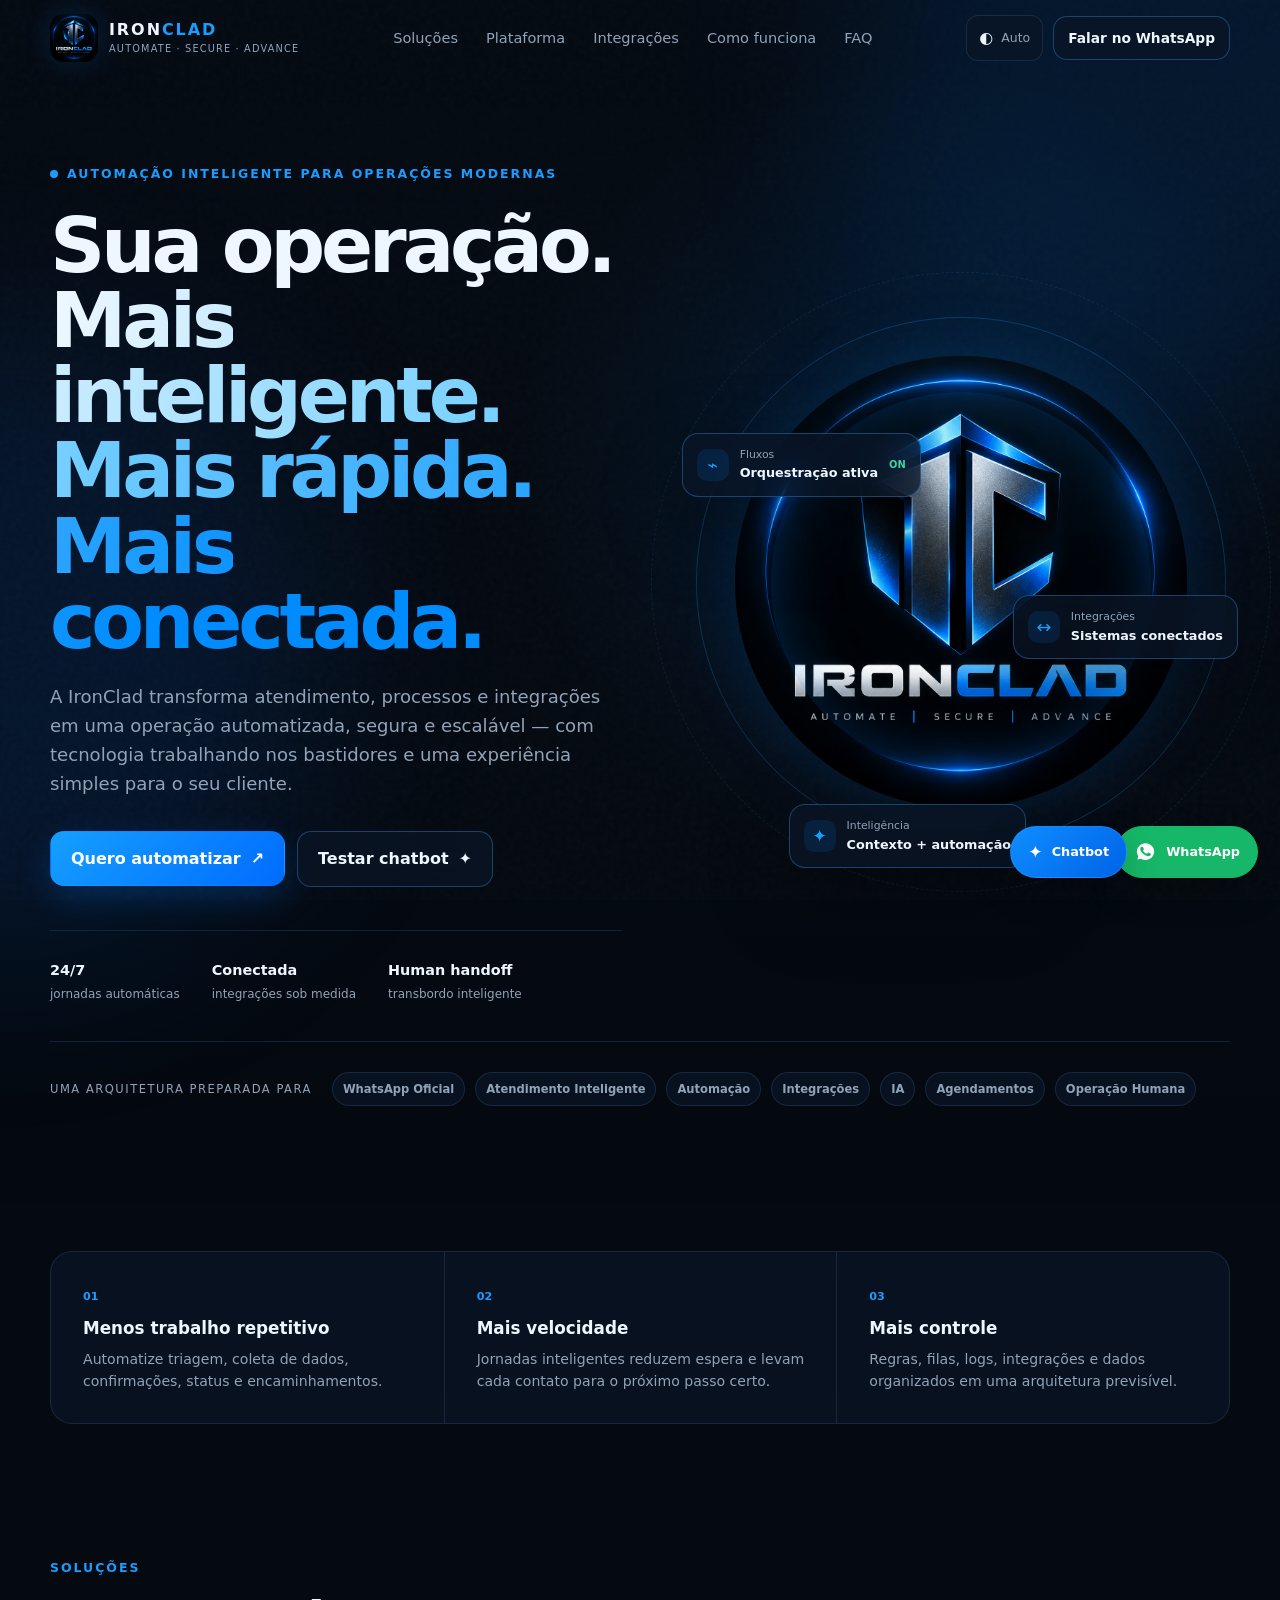
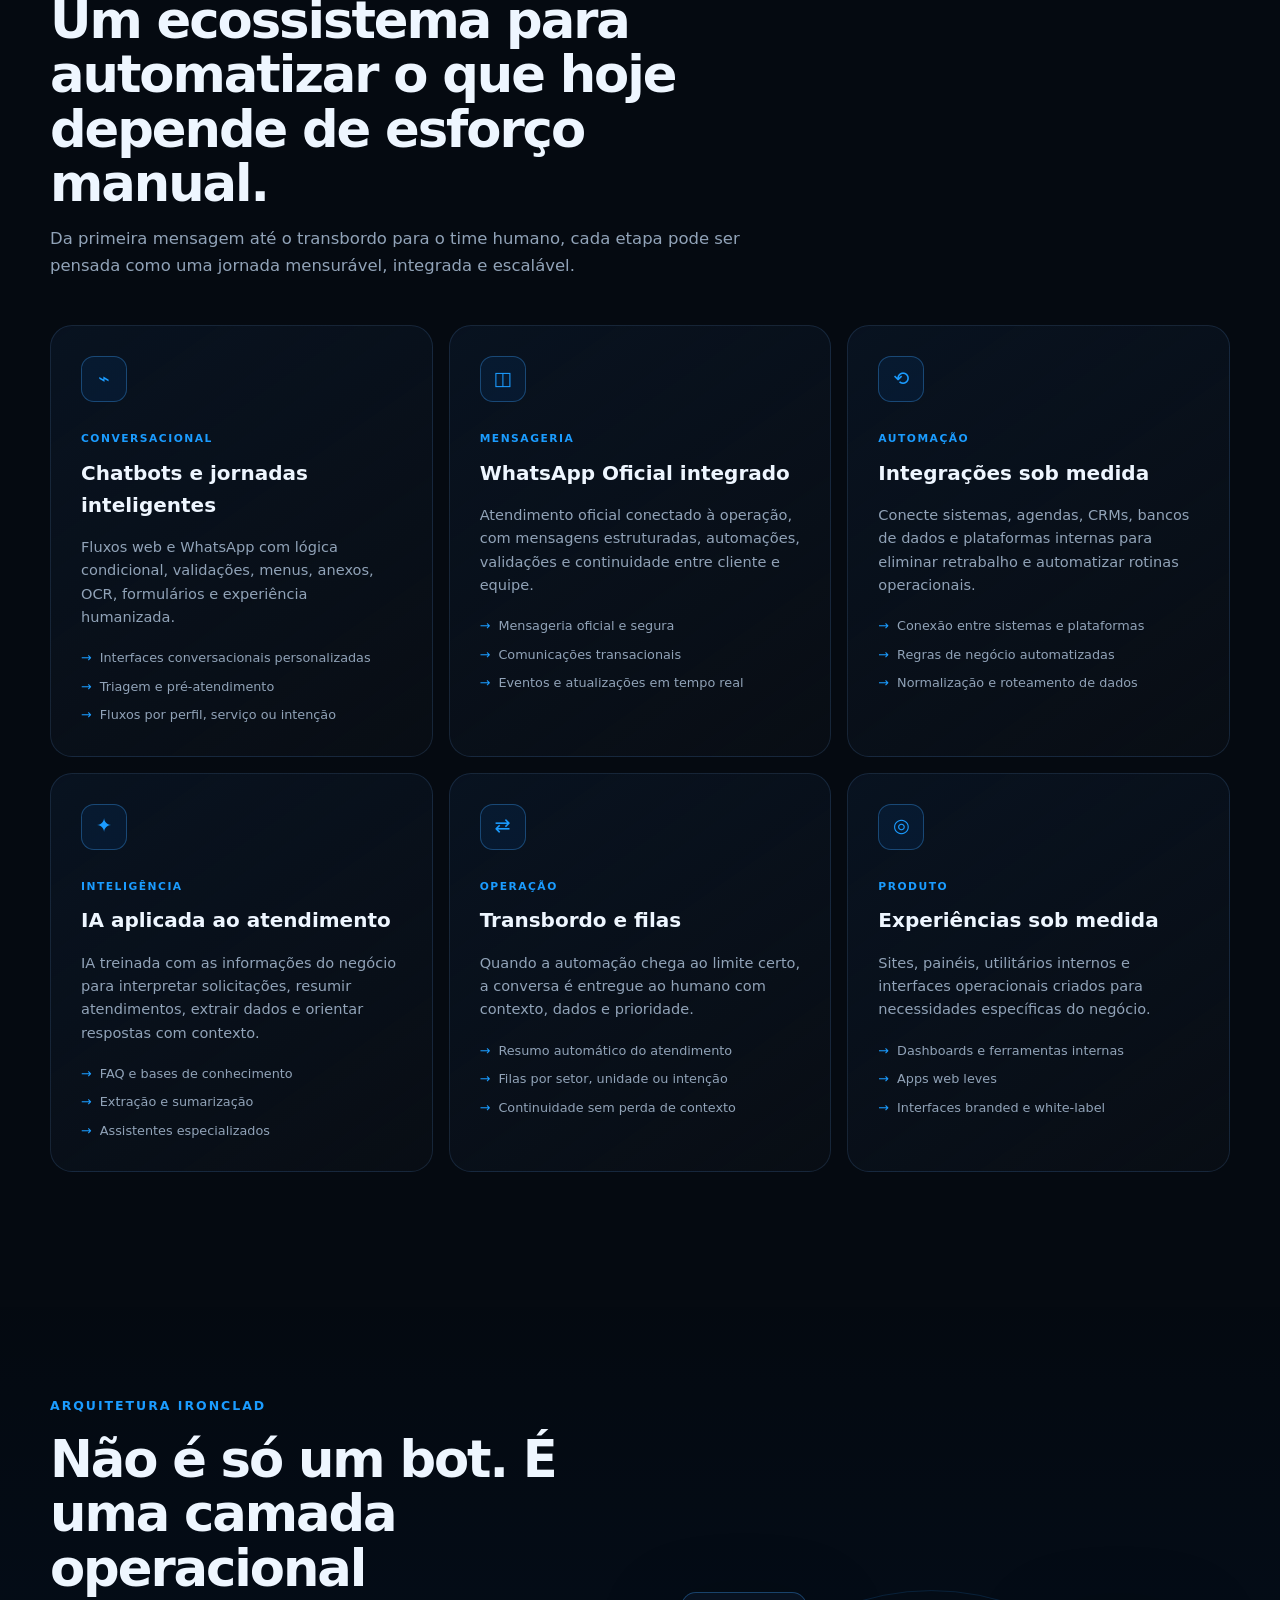
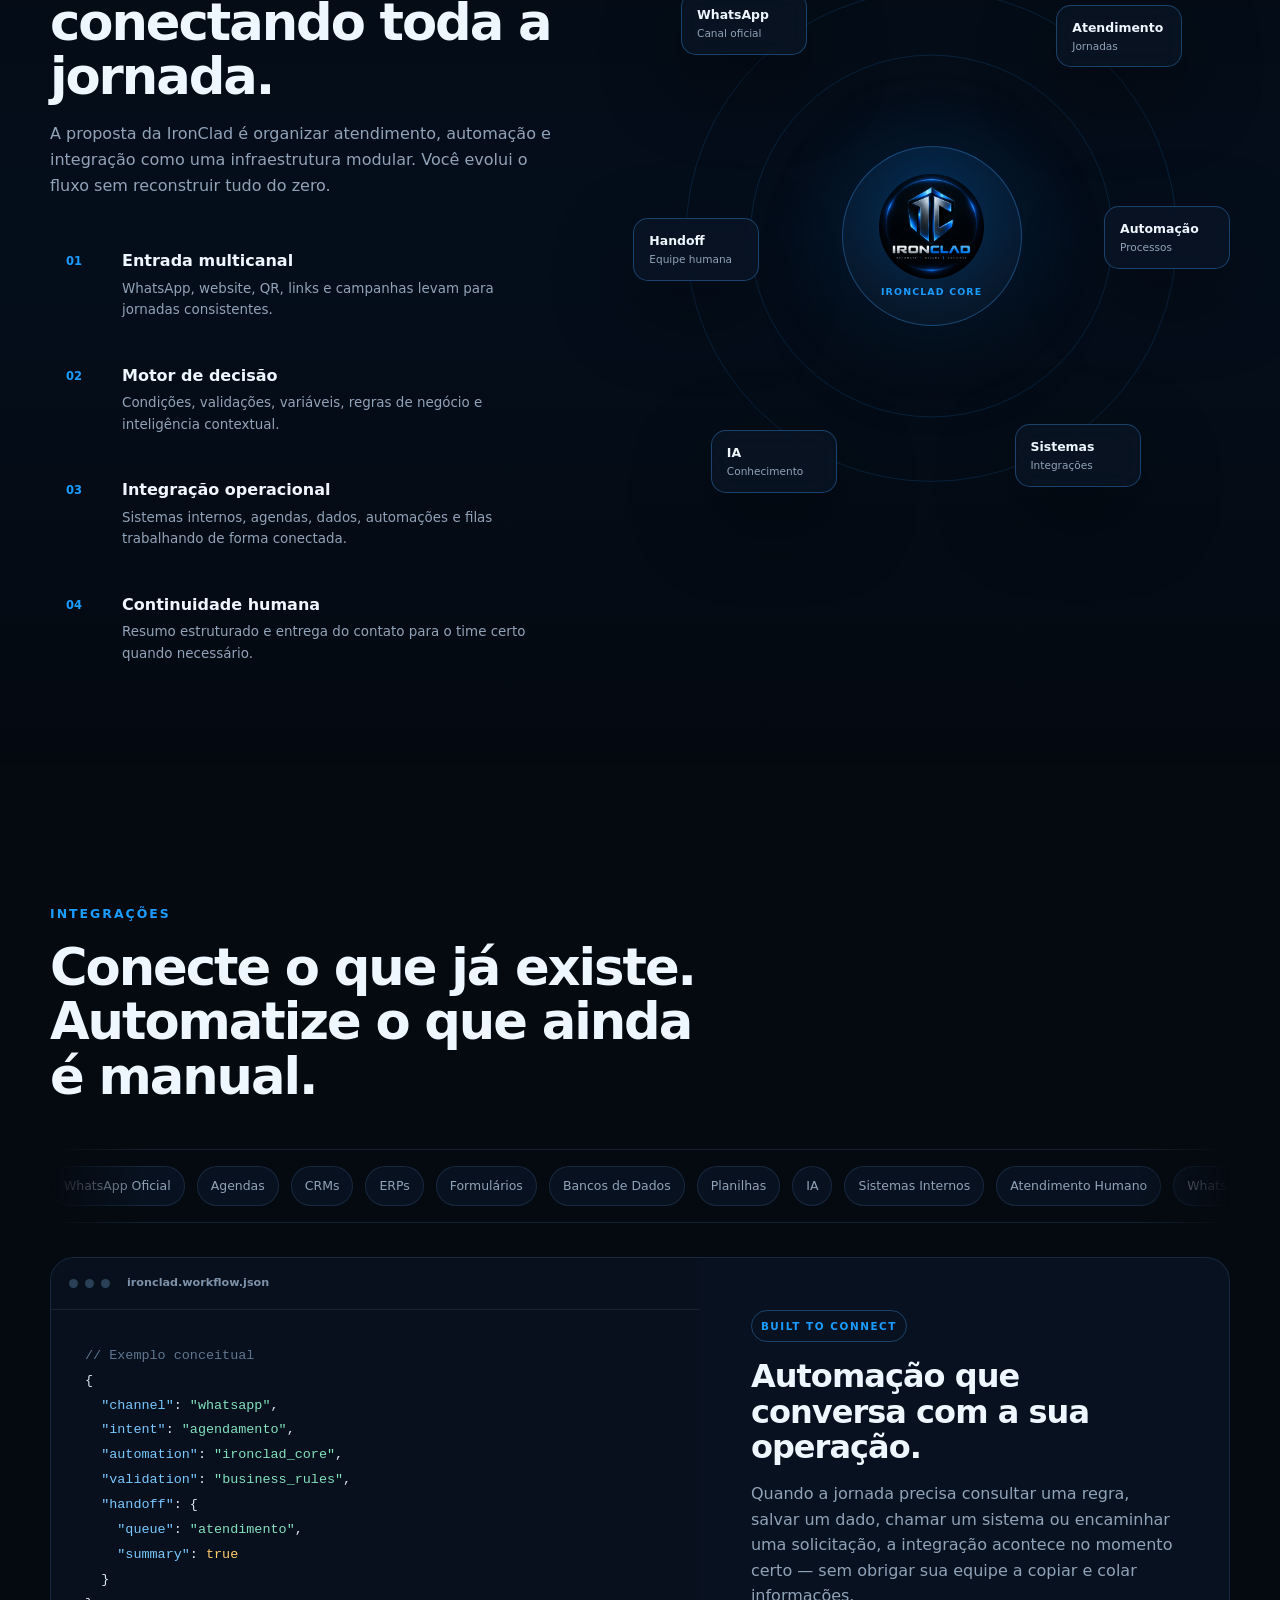
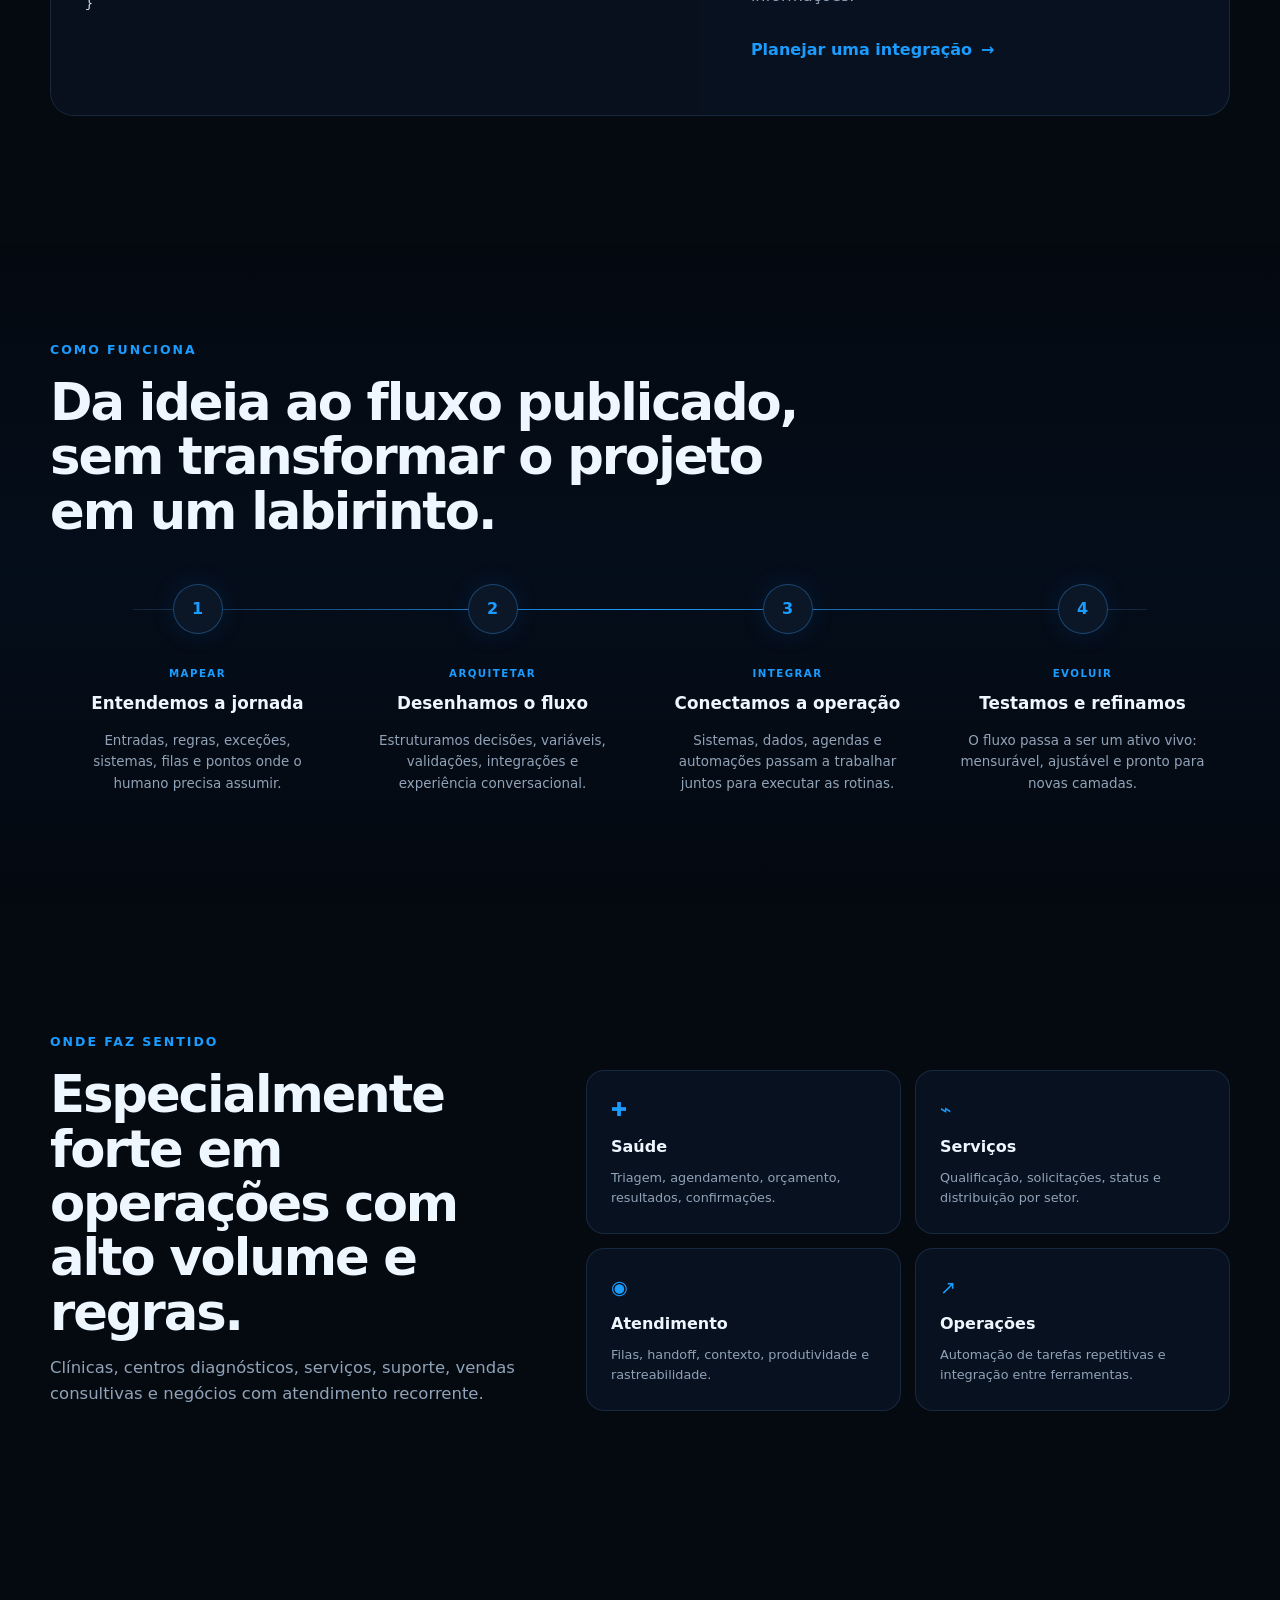
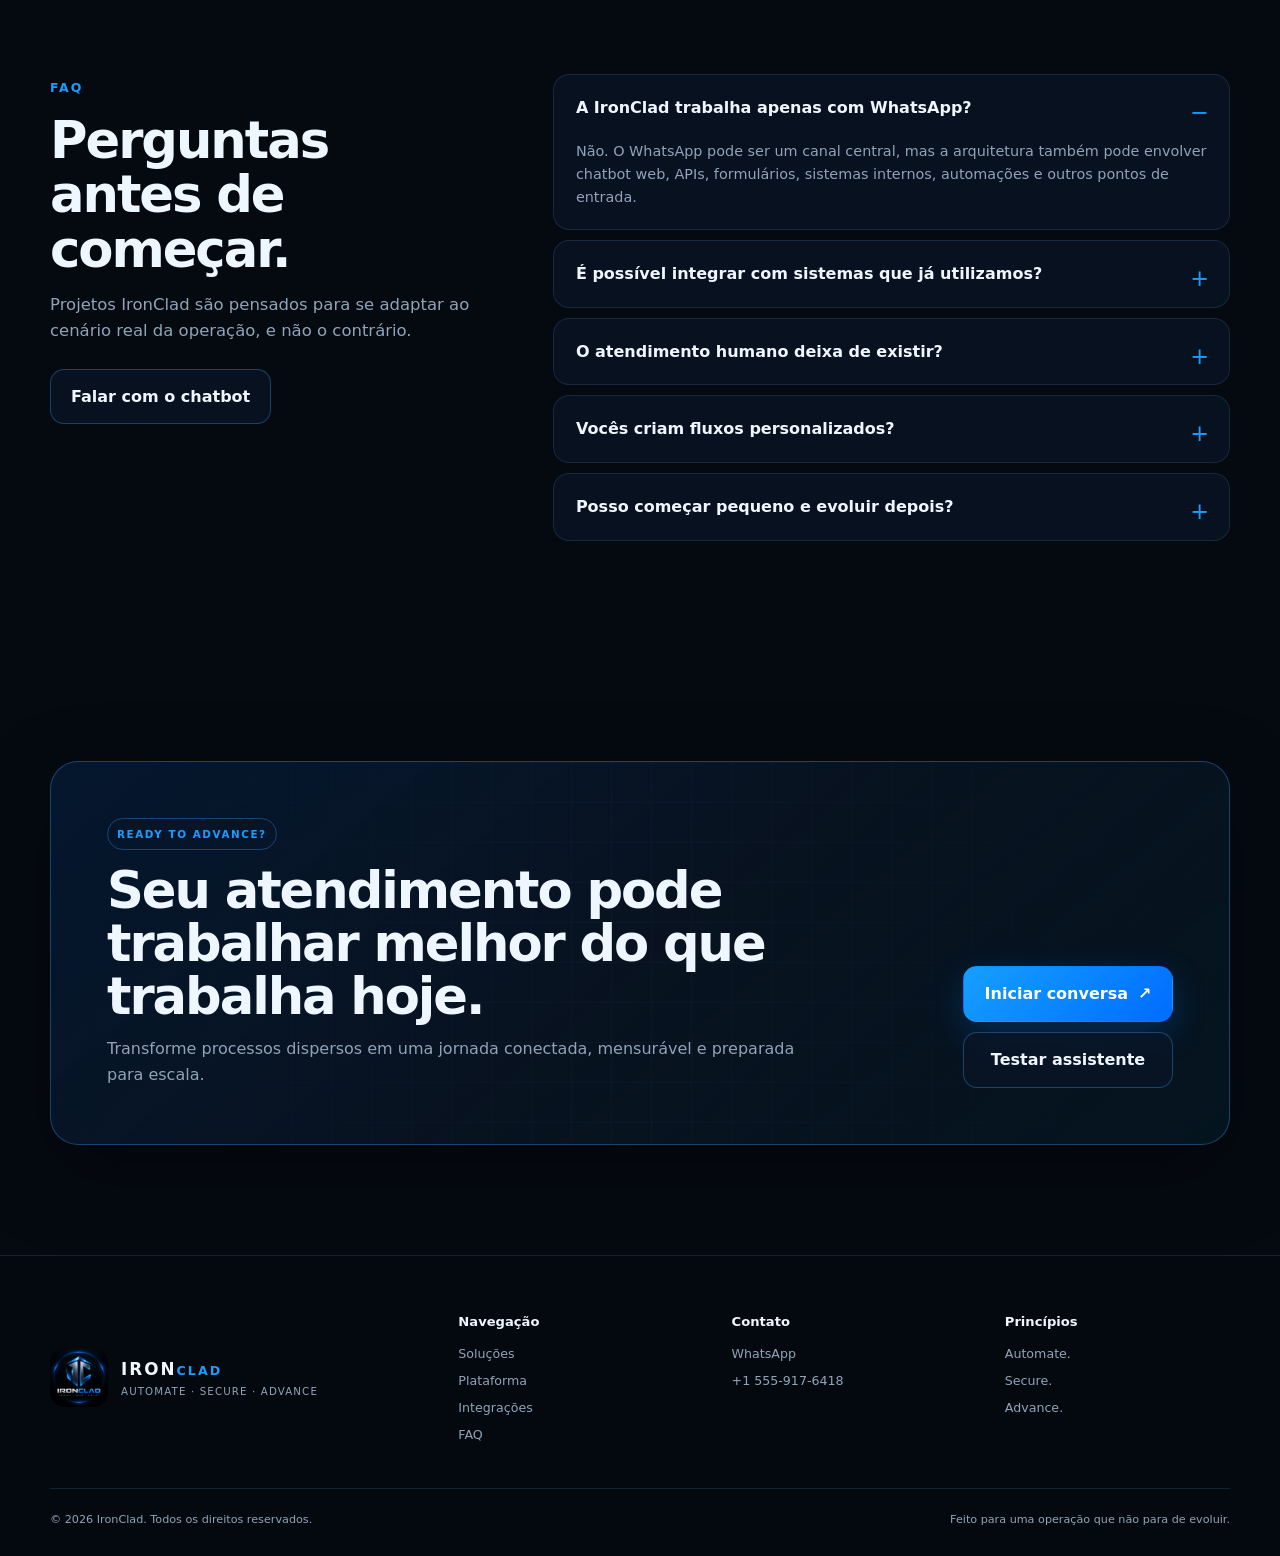
<file: index.html>
<!doctype html>
<html lang="pt-BR" data-theme="dark" data-theme-mode="auto">
<head>
  <meta charset="utf-8" />
  <meta name="viewport" content="width=device-width, initial-scale=1, viewport-fit=cover" />
  <meta name="theme-color" content="#07111f" />
  <meta name="description" content="IronClad — automação conversacional, WhatsApp, chatbots, integrações e jornadas inteligentes para operações que precisam escalar com segurança." />
  <meta name="robots" content="index,follow" />
  <meta property="og:type" content="website" />
  <meta property="og:title" content="IronClad — Automate. Secure. Advance." />
  <meta property="og:description" content="Tecnologia para automatizar, conectar e escalar atendimentos com inteligência." />
  <meta property="og:image" content="assets/logo-ironclad.png" />
  <link rel="icon" href="assets/favicon-32.png" sizes="32x32" />
  <link rel="apple-touch-icon" href="assets/icon-192.png" />
  <link rel="manifest" href="site.webmanifest" />
  <title>IronClad — Automate. Secure. Advance.</title>
  <link rel="stylesheet" href="styles.css" />
</head>
<body>
  <div class="scroll-progress" aria-hidden="true"><span id="scrollProgress"></span></div>
  <div class="noise" aria-hidden="true"></div>
  <div class="ambient ambient-a" aria-hidden="true"></div>
  <div class="ambient ambient-b" aria-hidden="true"></div>

  <header class="site-header" id="top">
    <div class="container nav-wrap">
      <a class="brand" href="#top" aria-label="IronClad - início">
        <img src="assets/logo-ironclad.png" alt="IronClad" />
        <div class="brand-copy">
          <strong>IRON<span>CLAD</span></strong>
          <small>Automate · Secure · Advance</small>
        </div>
      </a>

      <nav class="nav-links" id="mainNav" aria-label="Navegação principal">
        <a href="#solucoes">Soluções</a>
        <a href="#plataforma">Plataforma</a>
        <a href="#integracoes">Integrações</a>
        <a href="#processo">Como funciona</a>
        <a href="#faq">FAQ</a>
      </nav>

      <div class="nav-actions">
        <div class="theme-control" aria-label="Controle de tema">
          <button class="theme-trigger" id="themeTrigger" type="button" aria-haspopup="menu" aria-expanded="false" title="Alterar tema">
            <span id="themeIcon">◐</span><span class="theme-label" id="themeLabel">Auto</span>
          </button>
          <div class="theme-menu" id="themeMenu" role="menu">
            <button type="button" role="menuitem" data-theme-choice="auto">◐ Automático</button>
            <button type="button" role="menuitem" data-theme-choice="light">☀ Claro</button>
            <button type="button" role="menuitem" data-theme-choice="dark">☾ Escuro</button>
          </div>
        </div>
        <a class="btn btn-sm btn-ghost desktop-only" href="https://wa.me/15559176418?text=Ol%C3%A1%21%20Quero%20conhecer%20as%20solu%C3%A7%C3%B5es%20da%20IronClad." target="_blank" rel="noopener">Falar no WhatsApp</a>
        <button class="menu-toggle" id="menuToggle" type="button" aria-controls="mainNav" aria-expanded="false" aria-label="Abrir menu"><span></span><span></span><span></span></button>
      </div>
    </div>
  </header>

  <main>
    <section class="hero section-pad">
      <div class="container hero-grid">
        <div class="hero-copy reveal">
          <div class="eyebrow"><span class="pulse-dot"></span> Automação inteligente para operações modernas</div>
          <h1>Sua operação. <span class="gradient-text">Mais inteligente. Mais rápida. Mais conectada.</span></h1>
          <p class="hero-lead">A IronClad transforma atendimento, processos e integrações em uma operação automatizada, segura e escalável — com tecnologia trabalhando nos bastidores e uma experiência simples para o seu cliente.</p>
          <div class="hero-actions">
            <a class="btn btn-primary" href="https://wa.me/15559176418?text=Ol%C3%A1%21%20Quero%20entender%20como%20a%20IronClad%20pode%20automatizar%20minha%20opera%C3%A7%C3%A3o." target="_blank" rel="noopener">Quero automatizar <span>↗</span></a>
            <button class="btn btn-ghost" type="button" data-open-chatbot>Testar chatbot <span>✦</span></button>
          </div>
          <div class="hero-proof" aria-label="Diferenciais">
            <div><b>24/7</b><span>jornadas automáticas</span></div>
            <div><b>Conectada</b><span>integrações sob medida</span></div>
            <div><b>Human handoff</b><span>transbordo inteligente</span></div>
          </div>
        </div>

        <div class="hero-visual reveal delay-1" aria-label="Painel ilustrativo da IronClad">
          <div class="orbital-ring ring-1"></div>
          <div class="orbital-ring ring-2"></div>
          <div class="hero-logo-shell">
            <img src="assets/logo-ironclad.png" alt="Logo IronClad" />
          </div>
          <div class="float-card card-flow">
            <span class="mini-icon">⌁</span>
            <div><small>Fluxos</small><strong>Orquestração ativa</strong></div>
            <i class="status-ok">ON</i>
          </div>
          <div class="float-card card-api">
            <span class="mini-icon">↔</span>
            <div><small>Integrações</small><strong>Sistemas conectados</strong></div>
          </div>
          <div class="float-card card-ai">
            <span class="mini-icon">✦</span>
            <div><small>Inteligência</small><strong>Contexto + automação</strong></div>
          </div>
        </div>
      </div>

      <div class="container trust-strip reveal delay-2">
        <span>Uma arquitetura preparada para</span>
        <div class="logo-pills" aria-label="Capacidades IronClad">
          <b>WhatsApp Oficial</b><b>Atendimento Inteligente</b><b>Automação</b><b>Integrações</b><b>IA</b><b>Agendamentos</b><b>Operação Humana</b>
        </div>
      </div>
    </section>

    <section class="metrics-section" aria-label="Resultados e benefícios">
      <div class="container metric-grid reveal">
        <article><span>01</span><h3>Menos trabalho repetitivo</h3><p>Automatize triagem, coleta de dados, confirmações, status e encaminhamentos.</p></article>
        <article><span>02</span><h3>Mais velocidade</h3><p>Jornadas inteligentes reduzem espera e levam cada contato para o próximo passo certo.</p></article>
        <article><span>03</span><h3>Mais controle</h3><p>Regras, filas, logs, integrações e dados organizados em uma arquitetura previsível.</p></article>
      </div>
    </section>

    <section class="section-pad" id="solucoes">
      <div class="container">
        <div class="section-heading reveal">
          <div class="eyebrow">Soluções</div>
          <h2>Um ecossistema para automatizar o que hoje depende de esforço manual.</h2>
          <p>Da primeira mensagem até o transbordo para o time humano, cada etapa pode ser pensada como uma jornada mensurável, integrada e escalável.</p>
        </div>

        <div class="solutions-grid">
          <article class="solution-card reveal">
            <div class="icon-box">⌁</div><span class="card-kicker">Conversacional</span>
            <h3>Chatbots e jornadas inteligentes</h3>
            <p>Fluxos web e WhatsApp com lógica condicional, validações, menus, anexos, OCR, formulários e experiência humanizada.</p>
            <ul><li>Interfaces conversacionais personalizadas</li><li>Triagem e pré-atendimento</li><li>Fluxos por perfil, serviço ou intenção</li></ul>
          </article>
          <article class="solution-card reveal delay-1">
            <div class="icon-box">◫</div><span class="card-kicker">Mensageria</span>
            <h3>WhatsApp Oficial integrado</h3>
            <p>Atendimento oficial conectado à operação, com mensagens estruturadas, automações, validações e continuidade entre cliente e equipe.</p>
            <ul><li>Mensageria oficial e segura</li><li>Comunicações transacionais</li><li>Eventos e atualizações em tempo real</li></ul>
          </article>
          <article class="solution-card reveal delay-2">
            <div class="icon-box">⟲</div><span class="card-kicker">Automação</span>
            <h3>Integrações sob medida</h3>
            <p>Conecte sistemas, agendas, CRMs, bancos de dados e plataformas internas para eliminar retrabalho e automatizar rotinas operacionais.</p>
            <ul><li>Conexão entre sistemas e plataformas</li><li>Regras de negócio automatizadas</li><li>Normalização e roteamento de dados</li></ul>
          </article>
          <article class="solution-card reveal">
            <div class="icon-box">✦</div><span class="card-kicker">Inteligência</span>
            <h3>IA aplicada ao atendimento</h3>
            <p>IA treinada com as informações do negócio para interpretar solicitações, resumir atendimentos, extrair dados e orientar respostas com contexto.</p>
            <ul><li>FAQ e bases de conhecimento</li><li>Extração e sumarização</li><li>Assistentes especializados</li></ul>
          </article>
          <article class="solution-card reveal delay-1">
            <div class="icon-box">⇄</div><span class="card-kicker">Operação</span>
            <h3>Transbordo e filas</h3>
            <p>Quando a automação chega ao limite certo, a conversa é entregue ao humano com contexto, dados e prioridade.</p>
            <ul><li>Resumo automático do atendimento</li><li>Filas por setor, unidade ou intenção</li><li>Continuidade sem perda de contexto</li></ul>
          </article>
          <article class="solution-card reveal delay-2">
            <div class="icon-box">◎</div><span class="card-kicker">Produto</span>
            <h3>Experiências sob medida</h3>
            <p>Sites, painéis, utilitários internos e interfaces operacionais criados para necessidades específicas do negócio.</p>
            <ul><li>Dashboards e ferramentas internas</li><li>Apps web leves</li><li>Interfaces branded e white-label</li></ul>
          </article>
        </div>
      </div>
    </section>

    <section class="platform-section section-pad" id="plataforma">
      <div class="container platform-grid">
        <div class="platform-copy reveal">
          <div class="eyebrow">Arquitetura IronClad</div>
          <h2>Não é só um bot. É uma camada operacional conectando toda a jornada.</h2>
          <p>A proposta da IronClad é organizar atendimento, automação e integração como uma infraestrutura modular. Você evolui o fluxo sem reconstruir tudo do zero.</p>
          <div class="feature-list">
            <div><span>01</span><section><h4>Entrada multicanal</h4><p>WhatsApp, website, QR, links e campanhas levam para jornadas consistentes.</p></section></div>
            <div><span>02</span><section><h4>Motor de decisão</h4><p>Condições, validações, variáveis, regras de negócio e inteligência contextual.</p></section></div>
            <div><span>03</span><section><h4>Integração operacional</h4><p>Sistemas internos, agendas, dados, automações e filas trabalhando de forma conectada.</p></section></div>
            <div><span>04</span><section><h4>Continuidade humana</h4><p>Resumo estruturado e entrega do contato para o time certo quando necessário.</p></section></div>
          </div>
        </div>

        <div class="system-map reveal delay-1" aria-label="Mapa visual da arquitetura IronClad">
          <div class="sys-glow"></div>
          <div class="sys-node node-core"><img src="assets/logo-ironclad.png" alt="" /><span>IRONCLAD CORE</span></div>
          <div class="sys-node node-a"><b>WhatsApp</b><small>Canal oficial</small></div>
          <div class="sys-node node-b"><b>Atendimento</b><small>Jornadas</small></div>
          <div class="sys-node node-c"><b>Automação</b><small>Processos</small></div>
          <div class="sys-node node-d"><b>Sistemas</b><small>Integrações</small></div>
          <div class="sys-node node-e"><b>IA</b><small>Conhecimento</small></div>
          <div class="sys-node node-f"><b>Handoff</b><small>Equipe humana</small></div>
          <svg viewBox="0 0 620 620" role="img" aria-hidden="true"><circle cx="310" cy="310" r="188"></circle><circle cx="310" cy="310" r="255"></circle></svg>
        </div>
      </div>
    </section>

    <section class="section-pad" id="integracoes">
      <div class="container">
        <div class="section-heading compact reveal"><div class="eyebrow">Integrações</div><h2>Conecte o que já existe. Automatize o que ainda é manual.</h2></div>
        <div class="integration-marquee reveal" aria-label="Integrações principais">
          <div class="marquee-track">
            <span>WhatsApp Oficial</span><span>Agendas</span><span>CRMs</span><span>ERPs</span><span>Formulários</span><span>Bancos de Dados</span><span>Planilhas</span><span>IA</span><span>Sistemas Internos</span><span>Atendimento Humano</span>
            <span>WhatsApp Oficial</span><span>Agendas</span><span>CRMs</span><span>ERPs</span><span>Formulários</span><span>Bancos de Dados</span><span>Planilhas</span><span>IA</span><span>Sistemas Internos</span><span>Atendimento Humano</span>
          </div>
        </div>

        <div class="integration-panel reveal delay-1">
          <div class="code-window">
            <div class="code-top"><span></span><span></span><span></span><b>ironclad.workflow.json</b></div>
            <pre><code><span class="code-dim">// Exemplo conceitual</span>
{
  <span class="code-key">"channel"</span>: <span class="code-str">"whatsapp"</span>,
  <span class="code-key">"intent"</span>: <span class="code-str">"agendamento"</span>,
  <span class="code-key">"automation"</span>: <span class="code-str">"ironclad_core"</span>,
  <span class="code-key">"validation"</span>: <span class="code-str">"business_rules"</span>,
  <span class="code-key">"handoff"</span>: {
    <span class="code-key">"queue"</span>: <span class="code-str">"atendimento"</span>,
    <span class="code-key">"summary"</span>: <span class="code-bool">true</span>
  }
}</code></pre>
          </div>
          <div class="integration-copy">
            <span class="panel-chip">Built to connect</span>
            <h3>Automação que conversa com a sua operação.</h3>
            <p>Quando a jornada precisa consultar uma regra, salvar um dado, chamar um sistema ou encaminhar uma solicitação, a integração acontece no momento certo — sem obrigar sua equipe a copiar e colar informações.</p>
            <a href="https://wa.me/15559176418?text=Quero%20integrar%20meus%20sistemas%20com%20a%20IronClad." target="_blank" rel="noopener">Planejar uma integração <span>→</span></a>
          </div>
        </div>
      </div>
    </section>

    <section class="section-pad process-section" id="processo">
      <div class="container">
        <div class="section-heading reveal"><div class="eyebrow">Como funciona</div><h2>Da ideia ao fluxo publicado, sem transformar o projeto em um labirinto.</h2></div>
        <div class="timeline reveal delay-1">
          <article><span>1</span><div><small>MAPEAR</small><h3>Entendemos a jornada</h3><p>Entradas, regras, exceções, sistemas, filas e pontos onde o humano precisa assumir.</p></div></article>
          <article><span>2</span><div><small>ARQUITETAR</small><h3>Desenhamos o fluxo</h3><p>Estruturamos decisões, variáveis, validações, integrações e experiência conversacional.</p></div></article>
          <article><span>3</span><div><small>INTEGRAR</small><h3>Conectamos a operação</h3><p>Sistemas, dados, agendas e automações passam a trabalhar juntos para executar as rotinas.</p></div></article>
          <article><span>4</span><div><small>EVOLUIR</small><h3>Testamos e refinamos</h3><p>O fluxo passa a ser um ativo vivo: mensurável, ajustável e pronto para novas camadas.</p></div></article>
        </div>
      </div>
    </section>

    <section class="section-pad industries-section">
      <div class="container industries-grid">
        <div class="section-heading compact reveal"><div class="eyebrow">Onde faz sentido</div><h2>Especialmente forte em operações com alto volume e regras.</h2><p>Clínicas, centros diagnósticos, serviços, suporte, vendas consultivas e negócios com atendimento recorrente.</p></div>
        <div class="industry-cards reveal delay-1">
          <div><span>✚</span><b>Saúde</b><small>Triagem, agendamento, orçamento, resultados, confirmações.</small></div>
          <div><span>⌁</span><b>Serviços</b><small>Qualificação, solicitações, status e distribuição por setor.</small></div>
          <div><span>◉</span><b>Atendimento</b><small>Filas, handoff, contexto, produtividade e rastreabilidade.</small></div>
          <div><span>↗</span><b>Operações</b><small>Automação de tarefas repetitivas e integração entre ferramentas.</small></div>
        </div>
      </div>
    </section>

    <section class="section-pad" id="faq">
      <div class="container faq-grid">
        <div class="section-heading compact reveal"><div class="eyebrow">FAQ</div><h2>Perguntas antes de começar.</h2><p>Projetos IronClad são pensados para se adaptar ao cenário real da operação, e não o contrário.</p><button class="btn btn-ghost" type="button" data-open-chatbot>Falar com o chatbot</button></div>
        <div class="accordion reveal delay-1">
          <details open><summary>A IronClad trabalha apenas com WhatsApp?</summary><p>Não. O WhatsApp pode ser um canal central, mas a arquitetura também pode envolver chatbot web, APIs, formulários, sistemas internos, automações e outros pontos de entrada.</p></details>
          <details><summary>É possível integrar com sistemas que já utilizamos?</summary><p>Sim. Avaliamos os recursos disponíveis em cada plataforma e definimos a melhor forma de conectar a IronClad à operação existente, preservando o que já funciona.</p></details>
          <details><summary>O atendimento humano deixa de existir?</summary><p>Não. A automação assume etapas repetitivas e organiza o contexto. Quando necessário, a conversa pode ser encaminhada para a equipe com resumo e dados já coletados.</p></details>
          <details><summary>Vocês criam fluxos personalizados?</summary><p>Sim. A estrutura pode ser criada para regras específicas, setores, unidades, especialidades, serviços, perfis de clientes e integrações diferentes.</p></details>
          <details><summary>Posso começar pequeno e evoluir depois?</summary><p>Sim. A abordagem modular permite iniciar com uma jornada crítica e adicionar novas automações, integrações e canais conforme a operação amadurece.</p></details>
        </div>
      </div>
    </section>

    <section class="cta-section section-pad">
      <div class="container cta-card reveal">
        <div class="cta-grid-lines" aria-hidden="true"></div>
        <div><span class="panel-chip">READY TO ADVANCE?</span><h2>Seu atendimento pode trabalhar melhor do que trabalha hoje.</h2><p>Transforme processos dispersos em uma jornada conectada, mensurável e preparada para escala.</p></div>
        <div class="cta-actions"><a class="btn btn-primary" href="https://wa.me/15559176418?text=Ol%C3%A1%21%20Quero%20falar%20sobre%20um%20projeto%20com%20a%20IronClad." target="_blank" rel="noopener">Iniciar conversa <span>↗</span></a><button class="btn btn-ghost" type="button" data-open-chatbot>Testar assistente</button></div>
      </div>
    </section>
  </main>

  <footer class="site-footer">
    <div class="container footer-grid">
      <div class="footer-brand"><img src="assets/logo-ironclad.png" alt="IronClad" /><div><strong>IRON<span>CLAD</span></strong><small>Automate · Secure · Advance</small></div></div>
      <div><b>Navegação</b><a href="#solucoes">Soluções</a><a href="#plataforma">Plataforma</a><a href="#integracoes">Integrações</a><a href="#faq">FAQ</a></div>
      <div><b>Contato</b><a href="https://wa.me/15559176418" target="_blank" rel="noopener">WhatsApp</a><span>+1 555-917-6418</span></div>
      <div><b>Princípios</b><span>Automate.</span><span>Secure.</span><span>Advance.</span></div>
    </div>
    <div class="container footer-bottom"><span>© <span id="year"></span> IronClad. Todos os direitos reservados.</span><span>Feito para uma operação que não para de evoluir.</span></div>
  </footer>

  <a class="whatsapp-fab" href="https://wa.me/15559176418?text=Ol%C3%A1%21%20Vim%20pelo%20site%20da%20IronClad." target="_blank" rel="noopener" aria-label="Falar com a IronClad no WhatsApp">
    <svg viewBox="0 0 32 32" aria-hidden="true"><path d="M16.04 3C9.4 3 4 8.23 4 14.67c0 2.3.69 4.55 1.99 6.46L4.7 25.83l4.99-1.27a12.3 12.3 0 0 0 6.34 1.75h.01c6.63 0 12.04-5.23 12.04-11.66C28.08 8.23 22.68 3 16.04 3Zm7.08 16.48c-.3.83-1.75 1.59-2.41 1.69-.62.1-1.4.14-2.26-.13-.52-.16-1.19-.38-2.05-.74-3.61-1.52-5.96-5.07-6.14-5.31-.18-.23-1.47-1.9-1.47-3.63 0-1.73.94-2.58 1.27-2.93.33-.35.72-.44.96-.44h.69c.22.01.52-.08.81.6.3.7 1.01 2.42 1.1 2.59.09.18.15.38.03.61-.12.23-.18.38-.36.58-.18.2-.38.45-.54.6-.18.17-.37.36-.16.71.21.35.93 1.48 2 2.4 1.37 1.18 2.53 1.54 2.89 1.71.36.18.57.15.78-.09.21-.23.9-1.02 1.14-1.37.24-.35.48-.29.81-.18.33.12 2.08.95 2.44 1.13.36.18.6.26.69.41.09.15.09.85-.21 1.68Z"/></svg>
    <span>WhatsApp</span>
  </a>

  <button class="chatbot-fab" type="button" data-open-chatbot aria-label="Abrir chatbot IronClad"><span class="bot-spark">✦</span><span>Chatbot</span></button>

  <div class="chatbot-modal" id="chatbotModal" aria-hidden="true">
    <div class="chatbot-backdrop" data-close-chatbot></div>
    <section class="chatbot-window" role="dialog" aria-modal="true" aria-labelledby="chatbotTitle">
      <div class="chatbot-header">
        <div><span class="bot-avatar">IC</span><div><strong id="chatbotTitle">TÍTULO DO CHATBOT</strong><small><i></i> Assistente IronClad</small></div></div>
        <button type="button" data-close-chatbot aria-label="Fechar chatbot">×</button>
      </div>
      <div class="chatbot-body" id="chatbotBody">
        <div class="chatbot-placeholder" id="chatbotPlaceholder">
          <span>✦</span><h3>Assistente IronClad</h3><p>O assistente estará disponível em breve. Enquanto isso, fale com nossa equipe pelo WhatsApp.</p>
        </div>
        <iframe id="chatbotFrame" title="Assistente IronClad" src="about:blank" allow="clipboard-write; microphone" loading="lazy"></iframe>
      </div>
    </section>
  </div>

  <script src="script.js"></script>
</body>
</html>
</file>
<file: styles.css>
:root{
  --bg:#050a11;--bg-2:#07111f;--surface:rgba(10,22,38,.72);--surface-strong:#0b1727;--card:#091320;--card-2:#0d1a2b;
  --text:#eef6ff;--muted:#91a3b8;--line:rgba(114,177,255,.14);--line-strong:rgba(61,161,255,.34);
  --primary:#1b9cff;--primary-2:#0077ff;--accent:#57c5ff;--success:#41d1a3;--shadow:0 28px 80px rgba(0,0,0,.35);
  --header:rgba(5,10,17,.7);--code:#07101c;--radius:24px;--max:1180px;--transition:.28s cubic-bezier(.2,.8,.2,1);
}
html[data-theme="light"]{
  --bg:#f5f9ff;--bg-2:#ecf4ff;--surface:rgba(255,255,255,.76);--surface-strong:#fff;--card:#fff;--card-2:#f5f9ff;
  --text:#091626;--muted:#5f6f82;--line:rgba(20,89,165,.12);--line-strong:rgba(0,116,255,.24);--shadow:0 28px 70px rgba(24,81,145,.12);--header:rgba(248,251,255,.76);--code:#0b1421;
}
*{box-sizing:border-box}html{scroll-behavior:smooth}body{margin:0;background:var(--bg);color:var(--text);font-family:Inter,ui-sans-serif,system-ui,-apple-system,BlinkMacSystemFont,"Segoe UI",sans-serif;line-height:1.6;overflow-x:hidden;transition:background .4s ease,color .4s ease}button,a,input,textarea,select{font:inherit}a{color:inherit;text-decoration:none}img{max-width:100%;display:block}button{color:inherit}.container{width:min(var(--max),calc(100% - 40px));margin-inline:auto}.section-pad{padding:110px 0;position:relative}.scroll-progress{position:fixed;inset:0 0 auto;z-index:1000;height:3px;background:transparent}.scroll-progress span{display:block;width:0;height:100%;background:linear-gradient(90deg,var(--primary-2),var(--accent));box-shadow:0 0 16px var(--primary)}.noise{position:fixed;inset:0;z-index:-1;opacity:.035;pointer-events:none;background-image:url("data:image/svg+xml,%3Csvg viewBox='0 0 180 180' xmlns='http://www.w3.org/2000/svg'%3E%3Cfilter id='n'%3E%3CfeTurbulence type='fractalNoise' baseFrequency='.85' numOctaves='3' stitchTiles='stitch'/%3E%3C/filter%3E%3Crect width='100%25' height='100%25' filter='url(%23n)' opacity='.8'/%3E%3C/svg%3E")}.ambient{position:fixed;width:650px;height:650px;border-radius:50%;filter:blur(95px);pointer-events:none;z-index:-2;opacity:.14}.ambient-a{background:#007cff;top:-250px;right:-220px}.ambient-b{background:#0b68df;left:-320px;top:35%}html[data-theme="light"] .ambient{opacity:.08}
.site-header{position:fixed;inset:0 0 auto;z-index:100;padding:14px 0;border-bottom:1px solid transparent;transition:var(--transition)}.site-header.scrolled{background:var(--header);backdrop-filter:blur(18px);border-color:var(--line)}.nav-wrap{display:flex;align-items:center;justify-content:space-between;gap:28px}.brand{display:flex;align-items:center;gap:11px;min-width:max-content}.brand img{width:48px;height:48px;border-radius:14px;object-fit:cover;box-shadow:0 0 28px rgba(0,136,255,.18)}.brand-copy{display:grid;line-height:1}.brand-copy strong{font-size:1rem;letter-spacing:.12em}.brand-copy strong span,.footer-brand strong span{color:var(--primary)}.brand-copy small{font-size:.61rem;letter-spacing:.12em;color:var(--muted);margin-top:6px;text-transform:uppercase}.nav-links{display:flex;align-items:center;gap:28px;font-size:.91rem;color:var(--muted)}.nav-links a{position:relative;transition:color var(--transition)}.nav-links a:after{content:"";position:absolute;left:0;right:100%;bottom:-7px;height:1px;background:var(--primary);transition:right var(--transition)}.nav-links a:hover{color:var(--text)}.nav-links a:hover:after{right:0}.nav-actions{display:flex;align-items:center;gap:10px}.btn{display:inline-flex;align-items:center;justify-content:center;gap:10px;border:1px solid var(--line-strong);padding:14px 20px;border-radius:14px;background:transparent;cursor:pointer;transition:transform var(--transition),border var(--transition),background var(--transition),box-shadow var(--transition);font-weight:700}.btn:hover{transform:translateY(-2px)}.btn-sm{padding:10px 14px;font-size:.86rem}.btn-primary{color:#fff;border-color:transparent;background:linear-gradient(135deg,#159fff,#006cff);box-shadow:0 12px 35px rgba(0,123,255,.24)}.btn-primary:hover{box-shadow:0 16px 40px rgba(0,123,255,.34)}.btn-ghost{background:var(--surface);backdrop-filter:blur(12px)}.btn-ghost:hover{border-color:rgba(45,161,255,.55);background:var(--card-2)}.theme-control{position:relative}.theme-trigger{display:flex;align-items:center;gap:8px;border:1px solid var(--line);background:var(--surface);padding:9px 12px;border-radius:12px;cursor:pointer}.theme-label{font-size:.78rem;color:var(--muted)}.theme-menu{position:absolute;right:0;top:calc(100% + 9px);width:165px;padding:8px;background:var(--surface-strong);border:1px solid var(--line);border-radius:14px;box-shadow:var(--shadow);display:none}.theme-menu.open{display:grid}.theme-menu button{border:0;background:transparent;padding:9px 10px;text-align:left;border-radius:9px;cursor:pointer;font-size:.87rem}.theme-menu button:hover{background:var(--card-2)}.menu-toggle{display:none;border:0;background:transparent;padding:10px;cursor:pointer}.menu-toggle span{display:block;width:23px;height:2px;background:var(--text);margin:5px;border-radius:9px}
.hero{min-height:100vh;padding-top:160px;display:grid;align-items:center;background:radial-gradient(circle at 72% 38%,rgba(0,130,255,.13),transparent 34%),linear-gradient(180deg,rgba(6,15,26,.2),transparent)}html[data-theme="light"] .hero{background:radial-gradient(circle at 72% 38%,rgba(0,130,255,.09),transparent 36%)}.hero-grid{display:grid;grid-template-columns:1.03fr .97fr;align-items:center;gap:70px}.eyebrow{display:inline-flex;align-items:center;gap:9px;font-size:.78rem;text-transform:uppercase;letter-spacing:.16em;color:var(--primary);font-weight:800}.pulse-dot{width:8px;height:8px;border-radius:50%;background:var(--primary);box-shadow:0 0 0 0 rgba(27,156,255,.5);animation:pulse 1.9s infinite}@keyframes pulse{70%{box-shadow:0 0 0 8px rgba(27,156,255,0)}100%{box-shadow:0 0 0 0 rgba(27,156,255,0)}}.hero h1{font-size:clamp(3.05rem,6vw,5.65rem);letter-spacing:-.055em;line-height:.98;margin:22px 0 24px;max-width:840px}.gradient-text{background:linear-gradient(100deg,#eff8ff 0%,#7bd2ff 35%,#008cff 80%);-webkit-background-clip:text;background-clip:text;color:transparent}html[data-theme="light"] .gradient-text{background:linear-gradient(110deg,#102542,#0079ed);-webkit-background-clip:text;background-clip:text}.hero-lead{font-size:1.13rem;color:var(--muted);max-width:700px;margin:0 0 32px}.hero-actions{display:flex;gap:12px;flex-wrap:wrap}.hero-proof{display:flex;gap:32px;margin-top:44px;padding-top:28px;border-top:1px solid var(--line)}.hero-proof div{display:grid;gap:3px}.hero-proof b{font-size:.9rem}.hero-proof span{font-size:.75rem;color:var(--muted)}.hero-visual{position:relative;height:650px;display:grid;place-items:center}.hero-logo-shell{position:relative;width:min(470px,84%);aspect-ratio:1;border-radius:50%;overflow:hidden;box-shadow:0 0 70px rgba(0,134,255,.16);z-index:2}.hero-logo-shell:after{content:"";position:absolute;inset:8%;border-radius:50%;box-shadow:inset 0 0 70px rgba(0,135,255,.22)}.hero-logo-shell img{width:100%;height:100%;object-fit:cover}.orbital-ring{position:absolute;border:1px solid rgba(50,166,255,.22);border-radius:50%;animation:rotate 22s linear infinite}.ring-1{width:530px;height:530px}.ring-2{width:620px;height:620px;border-style:dashed;opacity:.55;animation-direction:reverse;animation-duration:34s}@keyframes rotate{to{transform:rotate(360deg)}}.float-card{position:absolute;z-index:3;display:flex;align-items:center;gap:11px;padding:12px 14px;border:1px solid var(--line-strong);border-radius:16px;background:var(--surface);backdrop-filter:blur(15px);box-shadow:var(--shadow);min-width:190px;animation:float 5s ease-in-out infinite}.float-card div{display:grid}.float-card small{font-size:.68rem;color:var(--muted)}.float-card strong{font-size:.8rem}.mini-icon{display:grid;place-items:center;width:32px;height:32px;border-radius:10px;background:rgba(0,132,255,.13);color:var(--primary);font-size:1.1rem}.status-ok{margin-left:auto;font-size:.62rem;font-style:normal;color:var(--success);font-weight:900}.card-flow{left:-10px;top:27%}.card-api{right:-8px;top:52%;animation-delay:-1.4s}.card-ai{left:18%;bottom:6%;animation-delay:-2.2s}@keyframes float{0%,100%{transform:translateY(0)}50%{transform:translateY(-10px)}}.trust-strip{margin-top:36px;padding-top:30px;border-top:1px solid var(--line);display:flex;align-items:center;gap:20px;overflow:hidden}.trust-strip>span{font-size:.72rem;text-transform:uppercase;letter-spacing:.13em;color:var(--muted);min-width:max-content}.logo-pills{display:flex;gap:10px;flex-wrap:wrap}.logo-pills b{font-size:.72rem;padding:7px 10px;border-radius:999px;border:1px solid var(--line);color:var(--muted);font-weight:700;background:var(--surface)}
.metrics-section{padding:35px 0 20px}.metric-grid{display:grid;grid-template-columns:repeat(3,1fr);border:1px solid var(--line);border-radius:22px;overflow:hidden;background:var(--surface);backdrop-filter:blur(16px)}.metric-grid article{padding:30px 32px;position:relative}.metric-grid article+article{border-left:1px solid var(--line)}.metric-grid span{font-size:.7rem;color:var(--primary);font-weight:900}.metric-grid h3{font-size:1.05rem;margin:7px 0 6px}.metric-grid p{color:var(--muted);font-size:.88rem;margin:0}.section-heading{max-width:760px;margin-bottom:46px}.section-heading.compact{max-width:660px}.section-heading h2{font-size:clamp(2rem,4vw,3.45rem);line-height:1.06;letter-spacing:-.04em;margin:14px 0 16px}.section-heading p{color:var(--muted);font-size:1.03rem;margin:0}.solutions-grid{display:grid;grid-template-columns:repeat(3,1fr);gap:16px}.solution-card{position:relative;padding:30px;border:1px solid var(--line);border-radius:22px;background:linear-gradient(145deg,var(--surface),rgba(255,255,255,.015));overflow:hidden;transition:transform var(--transition),border-color var(--transition),box-shadow var(--transition)}.solution-card:after{content:"";position:absolute;inset:auto -70px -100px auto;width:180px;height:180px;background:radial-gradient(circle,rgba(0,132,255,.18),transparent 68%);opacity:0;transition:opacity var(--transition)}.solution-card:hover{transform:translateY(-5px);border-color:var(--line-strong);box-shadow:0 24px 70px rgba(0,95,180,.09)}.solution-card:hover:after{opacity:1}.icon-box{width:46px;height:46px;border-radius:13px;display:grid;place-items:center;border:1px solid var(--line-strong);background:rgba(0,132,255,.08);color:var(--primary);font-size:1.2rem;margin-bottom:22px}.card-kicker{font-size:.67rem;text-transform:uppercase;letter-spacing:.14em;color:var(--primary);font-weight:800}.solution-card h3{margin:7px 0 11px;font-size:1.25rem}.solution-card p{color:var(--muted);font-size:.91rem}.solution-card ul{padding:0;margin:20px 0 0;display:grid;gap:8px;list-style:none}.solution-card li{font-size:.8rem;color:var(--muted);display:flex;gap:8px}.solution-card li:before{content:"→";color:var(--primary)}
.platform-section{background:linear-gradient(180deg,transparent,rgba(0,111,255,.045),transparent)}.platform-grid{display:grid;grid-template-columns:.92fr 1.08fr;gap:75px;align-items:center}.platform-copy h2{font-size:clamp(2rem,4vw,3.45rem);line-height:1.06;letter-spacing:-.04em;margin:14px 0 18px}.platform-copy>p{color:var(--muted);font-size:1rem}.feature-list{display:grid;gap:10px;margin-top:34px}.feature-list>div{display:grid;grid-template-columns:42px 1fr;gap:14px;padding:15px;border:1px solid transparent;border-radius:16px;transition:var(--transition)}.feature-list>div:hover{border-color:var(--line);background:var(--surface)}.feature-list>div>span{color:var(--primary);font-size:.72rem;font-weight:900;padding-top:4px}.feature-list section h4{margin:0 0 4px}.feature-list section p{margin:0;color:var(--muted);font-size:.84rem}.system-map{height:610px;position:relative;display:grid;place-items:center}.system-map svg{position:absolute;width:100%;height:100%;fill:none;stroke:rgba(35,151,255,.16);stroke-width:1}.sys-glow{position:absolute;width:310px;height:310px;border-radius:50%;background:radial-gradient(circle,rgba(0,139,255,.2),transparent 66%);filter:blur(20px)}.sys-node{position:absolute;z-index:2;padding:12px 15px;min-width:126px;border:1px solid var(--line-strong);background:var(--surface);backdrop-filter:blur(12px);border-radius:15px;box-shadow:var(--shadow);display:grid}.sys-node b{font-size:.78rem}.sys-node small{font-size:.66rem;color:var(--muted)}.node-core{width:180px;height:180px;border-radius:50%;place-items:center;display:grid;padding:24px;background:radial-gradient(circle at 50% 30%,rgba(0,132,255,.16),var(--card));text-align:center}.node-core img{width:105px;border-radius:50%}.node-core span{font-size:.59rem;letter-spacing:.12em;color:var(--primary);font-weight:900}.node-a{top:10%;left:8%}.node-b{top:12%;right:8%}.node-c{top:45%;right:0}.node-d{bottom:9%;right:15%}.node-e{bottom:8%;left:13%}.node-f{top:47%;left:0}.integration-marquee{overflow:hidden;border-block:1px solid var(--line);padding:16px 0;margin-bottom:34px;mask-image:linear-gradient(90deg,transparent,#000 8%,#000 92%,transparent)}.marquee-track{display:flex;gap:12px;width:max-content;animation:marquee 28s linear infinite}.marquee-track span{padding:9px 13px;border:1px solid var(--line);border-radius:999px;background:var(--surface);font-size:.78rem;color:var(--muted);white-space:nowrap}@keyframes marquee{to{transform:translateX(-50%)}}.integration-panel{display:grid;grid-template-columns:1.1fr .9fr;border:1px solid var(--line);border-radius:24px;overflow:hidden;background:var(--surface)}.code-window{background:var(--code);color:#dce9f7;min-height:410px}.code-top{height:52px;border-bottom:1px solid rgba(255,255,255,.08);display:flex;align-items:center;gap:7px;padding:0 18px}.code-top span{width:9px;height:9px;border-radius:50%;background:#294056}.code-top b{font-size:.7rem;color:#7d91a8;margin-left:10px}.code-window pre{margin:0;padding:34px;overflow:auto;font-size:.84rem;line-height:1.85}.code-dim{color:#607690}.code-key{color:#79c8ff}.code-str{color:#83e1bc}.code-bool{color:#ffcb6b}.integration-copy{padding:52px;align-self:center}.panel-chip{display:inline-block;font-size:.65rem;letter-spacing:.15em;color:var(--primary);font-weight:900;border:1px solid var(--line-strong);padding:7px 9px;border-radius:999px;text-transform:uppercase}.integration-copy h3{font-size:2rem;line-height:1.1;letter-spacing:-.03em;margin:17px 0 15px}.integration-copy p{color:var(--muted)}.integration-copy a{display:inline-flex;gap:9px;margin-top:12px;font-weight:800;color:var(--primary)}
.process-section{background:linear-gradient(180deg,transparent,rgba(0,104,255,.04),transparent)}.timeline{display:grid;grid-template-columns:repeat(4,1fr);gap:0;position:relative}.timeline:before{content:"";position:absolute;top:25px;left:7%;right:7%;height:1px;background:linear-gradient(90deg,var(--line),var(--primary),var(--line))}.timeline article{position:relative;padding:0 24px;text-align:center}.timeline article>span{display:grid;place-items:center;margin:0 auto 25px;width:50px;height:50px;border-radius:50%;border:1px solid var(--line-strong);background:var(--surface-strong);color:var(--primary);font-weight:900;position:relative;z-index:2;box-shadow:0 0 26px rgba(0,132,255,.12)}.timeline small{color:var(--primary);font-size:.64rem;font-weight:900;letter-spacing:.14em}.timeline h3{font-size:1.05rem;margin:5px 0}.timeline p{color:var(--muted);font-size:.84rem}.industries-grid{display:grid;grid-template-columns:.85fr 1.15fr;gap:60px;align-items:center}.industry-cards{display:grid;grid-template-columns:repeat(2,1fr);gap:14px}.industry-cards div{display:grid;gap:8px;padding:24px;border:1px solid var(--line);border-radius:18px;background:var(--surface)}.industry-cards span{color:var(--primary);font-size:1.2rem}.industry-cards b{font-size:1rem}.industry-cards small{color:var(--muted);font-size:.8rem}.faq-grid{display:grid;grid-template-columns:.78fr 1.22fr;gap:70px}.faq-grid .btn{margin-top:24px}.accordion{display:grid;gap:10px}.accordion details{border:1px solid var(--line);border-radius:16px;background:var(--surface);overflow:hidden}.accordion summary{list-style:none;cursor:pointer;padding:20px 22px;font-weight:800;position:relative}.accordion summary::-webkit-details-marker{display:none}.accordion summary:after{content:"+";position:absolute;right:20px;font-size:1.4rem;color:var(--primary);font-weight:400}.accordion details[open] summary:after{content:"−"}.accordion p{margin:0;padding:0 22px 20px;color:var(--muted);font-size:.9rem}.cta-card{position:relative;overflow:hidden;display:grid;grid-template-columns:1fr auto;gap:45px;align-items:end;padding:56px;border:1px solid var(--line-strong);border-radius:28px;background:linear-gradient(140deg,rgba(0,119,255,.12),var(--surface) 50%,rgba(0,190,255,.06));box-shadow:var(--shadow)}.cta-card h2{font-size:clamp(2rem,4vw,3.3rem);line-height:1.03;letter-spacing:-.04em;margin:14px 0}.cta-card p{color:var(--muted);max-width:690px;margin:0}.cta-actions{display:flex;flex-direction:column;gap:10px;min-width:210px}.cta-grid-lines{position:absolute;inset:0;background-image:linear-gradient(var(--line) 1px,transparent 1px),linear-gradient(90deg,var(--line) 1px,transparent 1px);background-size:40px 40px;mask-image:linear-gradient(90deg,transparent,rgba(0,0,0,.25),transparent);pointer-events:none}
.site-footer{border-top:1px solid var(--line);padding:55px 0 28px;background:rgba(0,0,0,.06)}.footer-grid{display:grid;grid-template-columns:1.6fr repeat(3,1fr);gap:48px}.footer-brand{display:flex;gap:13px;align-items:center}.footer-brand img{width:58px;border-radius:14px}.footer-brand>div{display:grid}.footer-brand strong{font-size:1.05rem;letter-spacing:.12em}.footer-brand small{color:var(--muted);font-size:.64rem;text-transform:uppercase;letter-spacing:.11em}.footer-grid>div:not(.footer-brand){display:grid;align-content:start;gap:7px}.footer-grid b{font-size:.82rem;margin-bottom:5px}.footer-grid a,.footer-grid span{font-size:.79rem;color:var(--muted)}.footer-grid a:hover{color:var(--primary)}.footer-bottom{display:flex;justify-content:space-between;gap:20px;margin-top:42px;padding-top:22px;border-top:1px solid var(--line);font-size:.7rem;color:var(--muted)}.whatsapp-fab,.chatbot-fab{position:fixed;bottom:22px;z-index:90;border:1px solid var(--line-strong);border-radius:999px;height:52px;display:flex;align-items:center;gap:9px;padding:0 17px;color:#fff;box-shadow:0 14px 38px rgba(0,0,0,.2);font-weight:800;font-size:.8rem}.whatsapp-fab{right:22px;background:#16b768;border-color:#16b768}.whatsapp-fab svg{width:23px;fill:#fff}.chatbot-fab{right:153px;background:linear-gradient(135deg,#0f8dff,#0063e7);cursor:pointer}.bot-spark{font-size:1.1rem}.chatbot-modal{position:fixed;inset:0;z-index:300;display:none}.chatbot-modal.open{display:block}.chatbot-backdrop{position:absolute;inset:0;background:rgba(2,7,13,.66);backdrop-filter:blur(6px)}.chatbot-window{position:absolute;right:24px;bottom:24px;width:min(420px,calc(100% - 32px));height:min(720px,calc(100% - 48px));background:var(--surface-strong);border:1px solid var(--line-strong);border-radius:22px;box-shadow:0 30px 90px rgba(0,0,0,.42);overflow:hidden;display:grid;grid-template-rows:auto 1fr;animation:modalIn .25s ease-out}@keyframes modalIn{from{transform:translateY(16px) scale(.98);opacity:0}to{transform:none;opacity:1}}.chatbot-header{display:flex;justify-content:space-between;align-items:center;padding:14px 16px;border-bottom:1px solid var(--line);background:linear-gradient(90deg,rgba(0,127,255,.1),transparent)}.chatbot-header>div{display:flex;align-items:center;gap:10px}.bot-avatar{display:grid;place-items:center;width:38px;height:38px;border-radius:12px;background:linear-gradient(135deg,#159fff,#006cff);color:#fff;font-weight:900}.chatbot-header strong{display:block;font-size:.85rem}.chatbot-header small{display:flex;align-items:center;gap:5px;color:var(--muted);font-size:.68rem}.chatbot-header small i{width:6px;height:6px;border-radius:50%;background:var(--success)}.chatbot-header button{width:36px;height:36px;border-radius:10px;border:1px solid var(--line);background:var(--surface);cursor:pointer;font-size:1.2rem}.chatbot-body{position:relative;min-height:0}.chatbot-body iframe{width:100%;height:100%;border:0;display:none;background:#fff}.chatbot-placeholder{height:100%;display:grid;place-items:center;align-content:center;text-align:center;padding:35px}.chatbot-placeholder>span{font-size:2.4rem;color:var(--primary)}.chatbot-placeholder h3{margin:10px 0 5px}.chatbot-placeholder p{color:var(--muted);font-size:.84rem;max-width:310px}.chatbot-placeholder code{color:var(--primary)}
.reveal{opacity:0;transform:translateY(26px);transition:opacity .75s ease,transform .75s ease}.reveal.visible{opacity:1;transform:none}.delay-1{transition-delay:.1s}.delay-2{transition-delay:.2s}
@media(max-width:1050px){.nav-links{position:fixed;top:76px;left:20px;right:20px;padding:18px;display:none;flex-direction:column;align-items:stretch;background:var(--surface-strong);border:1px solid var(--line);border-radius:16px;box-shadow:var(--shadow)}.nav-links.open{display:flex}.menu-toggle{display:block}.desktop-only{display:none}.hero-grid,.platform-grid,.industries-grid,.faq-grid{grid-template-columns:1fr}.hero{padding-top:135px}.hero-copy{text-align:center}.hero-lead{margin-left:auto;margin-right:auto}.hero-actions,.hero-proof{justify-content:center}.hero-visual{height:540px}.solutions-grid{grid-template-columns:repeat(2,1fr)}.platform-grid{gap:25px}.system-map{max-width:700px;width:100%;margin:auto}.integration-panel{grid-template-columns:1fr}.timeline{grid-template-columns:repeat(2,1fr);gap:34px}.timeline:before{display:none}.metric-grid{grid-template-columns:1fr}.metric-grid article+article{border-left:0;border-top:1px solid var(--line)}.footer-grid{grid-template-columns:1.4fr repeat(2,1fr)}.footer-grid>div:last-child{display:none}.cta-card{grid-template-columns:1fr;align-items:start}.cta-actions{flex-direction:row;flex-wrap:wrap}}
@media(max-width:700px){.container{width:min(100% - 28px,var(--max))}.section-pad{padding:78px 0}.brand-copy small{display:none}.brand img{width:43px;height:43px}.theme-label{display:none}.hero{padding-top:125px}.hero h1{font-size:clamp(2.65rem,13vw,4rem)}.hero-proof{gap:18px;flex-wrap:wrap}.hero-visual{height:470px;margin-top:20px}.hero-logo-shell{width:330px}.ring-1{width:390px;height:390px}.ring-2{width:450px;height:450px}.float-card{min-width:150px;padding:9px 10px}.card-flow{left:-4px}.card-api{right:-4px}.card-ai{left:8%}.trust-strip{display:grid}.solutions-grid{grid-template-columns:1fr}.system-map{height:500px}.node-core{width:145px;height:145px}.node-core img{width:85px}.sys-node{min-width:106px;padding:9px 10px}.integration-copy{padding:30px}.code-window pre{padding:22px;font-size:.74rem}.timeline{grid-template-columns:1fr}.timeline article{text-align:left;display:grid;grid-template-columns:52px 1fr;gap:14px;padding:0}.timeline article>span{margin:0}.industry-cards{grid-template-columns:1fr}.faq-grid{gap:30px}.cta-card{padding:34px 26px}.footer-grid{grid-template-columns:1fr 1fr}.footer-brand{grid-column:1/-1}.footer-bottom{flex-direction:column}.whatsapp-fab,.chatbot-fab{bottom:14px;height:48px;padding:0 14px}.whatsapp-fab{right:14px}.chatbot-fab{right:128px}.whatsapp-fab span,.chatbot-fab>span:last-child{display:none}.chatbot-fab{width:48px;justify-content:center;padding:0}.whatsapp-fab{width:48px;justify-content:center;padding:0}.chatbot-window{right:8px;bottom:8px;width:calc(100% - 16px);height:calc(100% - 16px);border-radius:18px}.float-card strong{font-size:.7rem}.float-card small{font-size:.6rem}}
@media(prefers-reduced-motion:reduce){*{scroll-behavior:auto!important;animation-duration:.001ms!important;animation-iteration-count:1!important;transition-duration:.001ms!important}.reveal{opacity:1;transform:none}}
</file>
